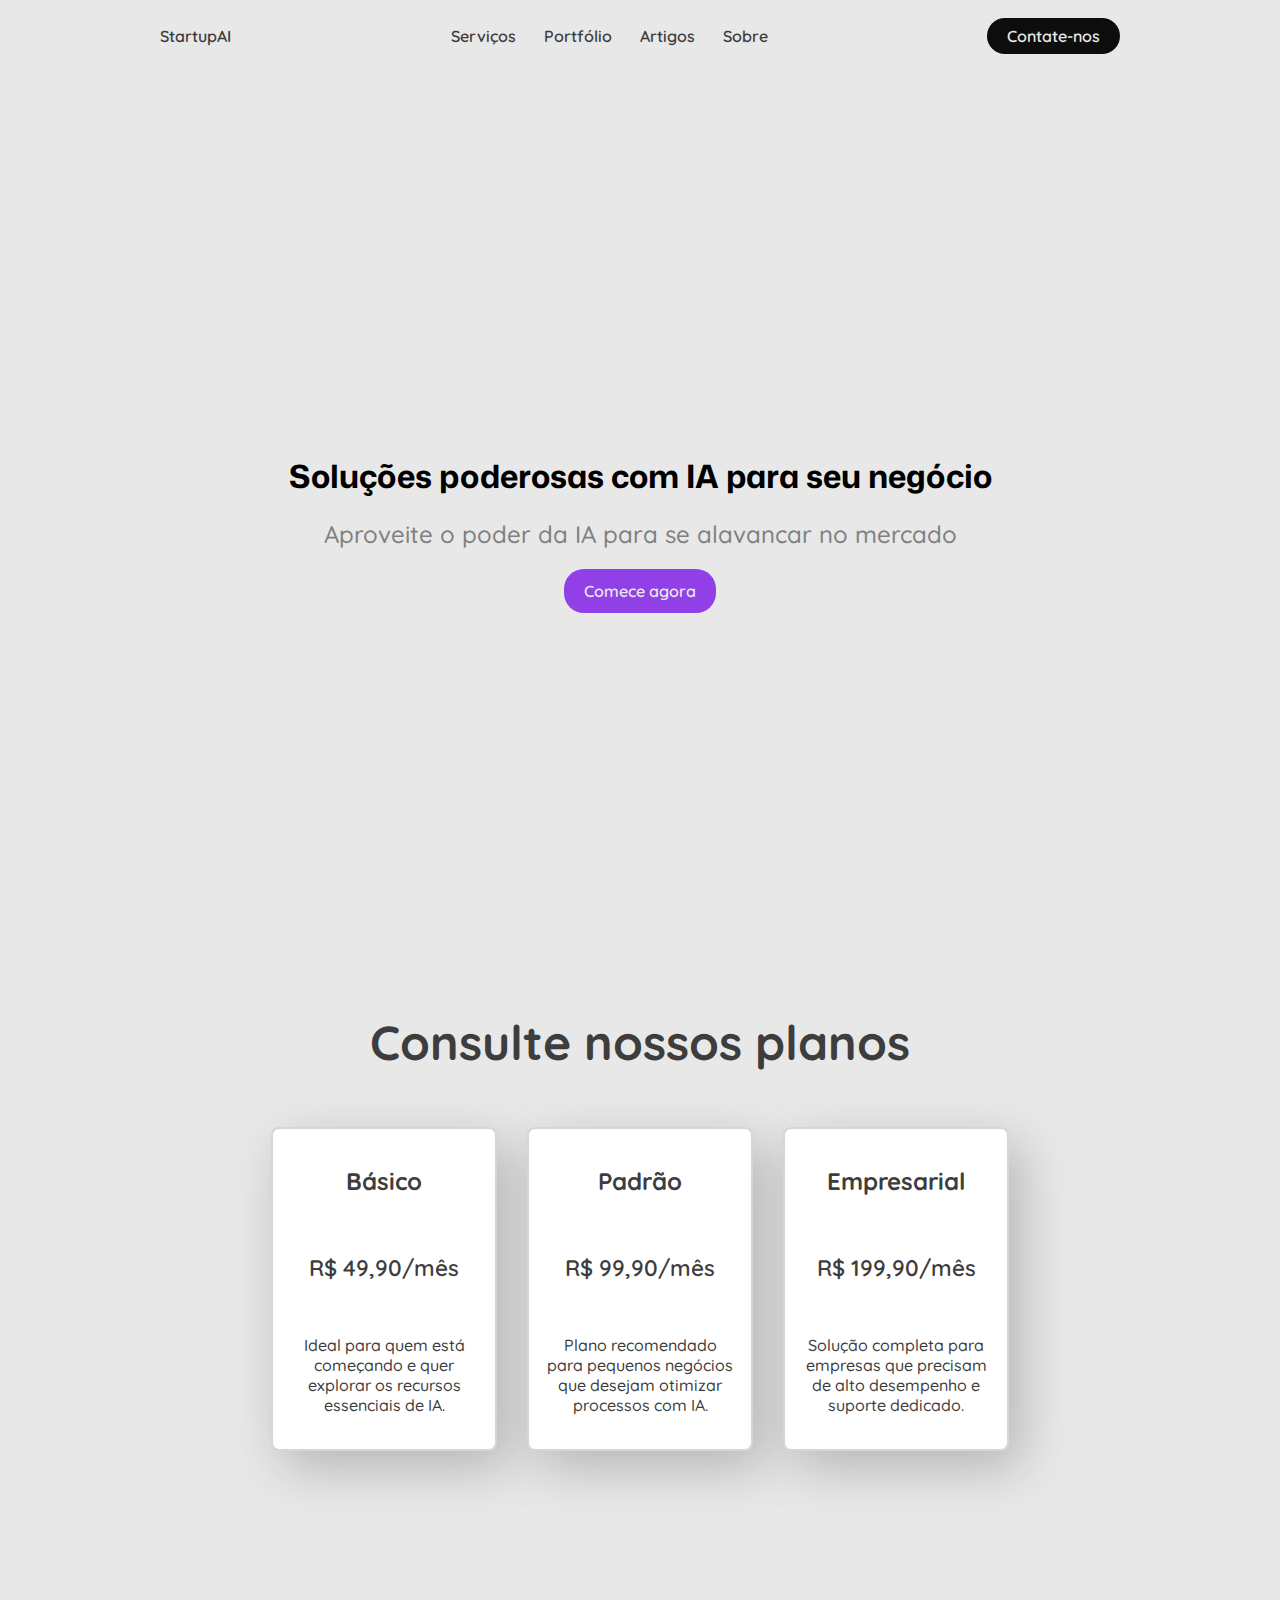
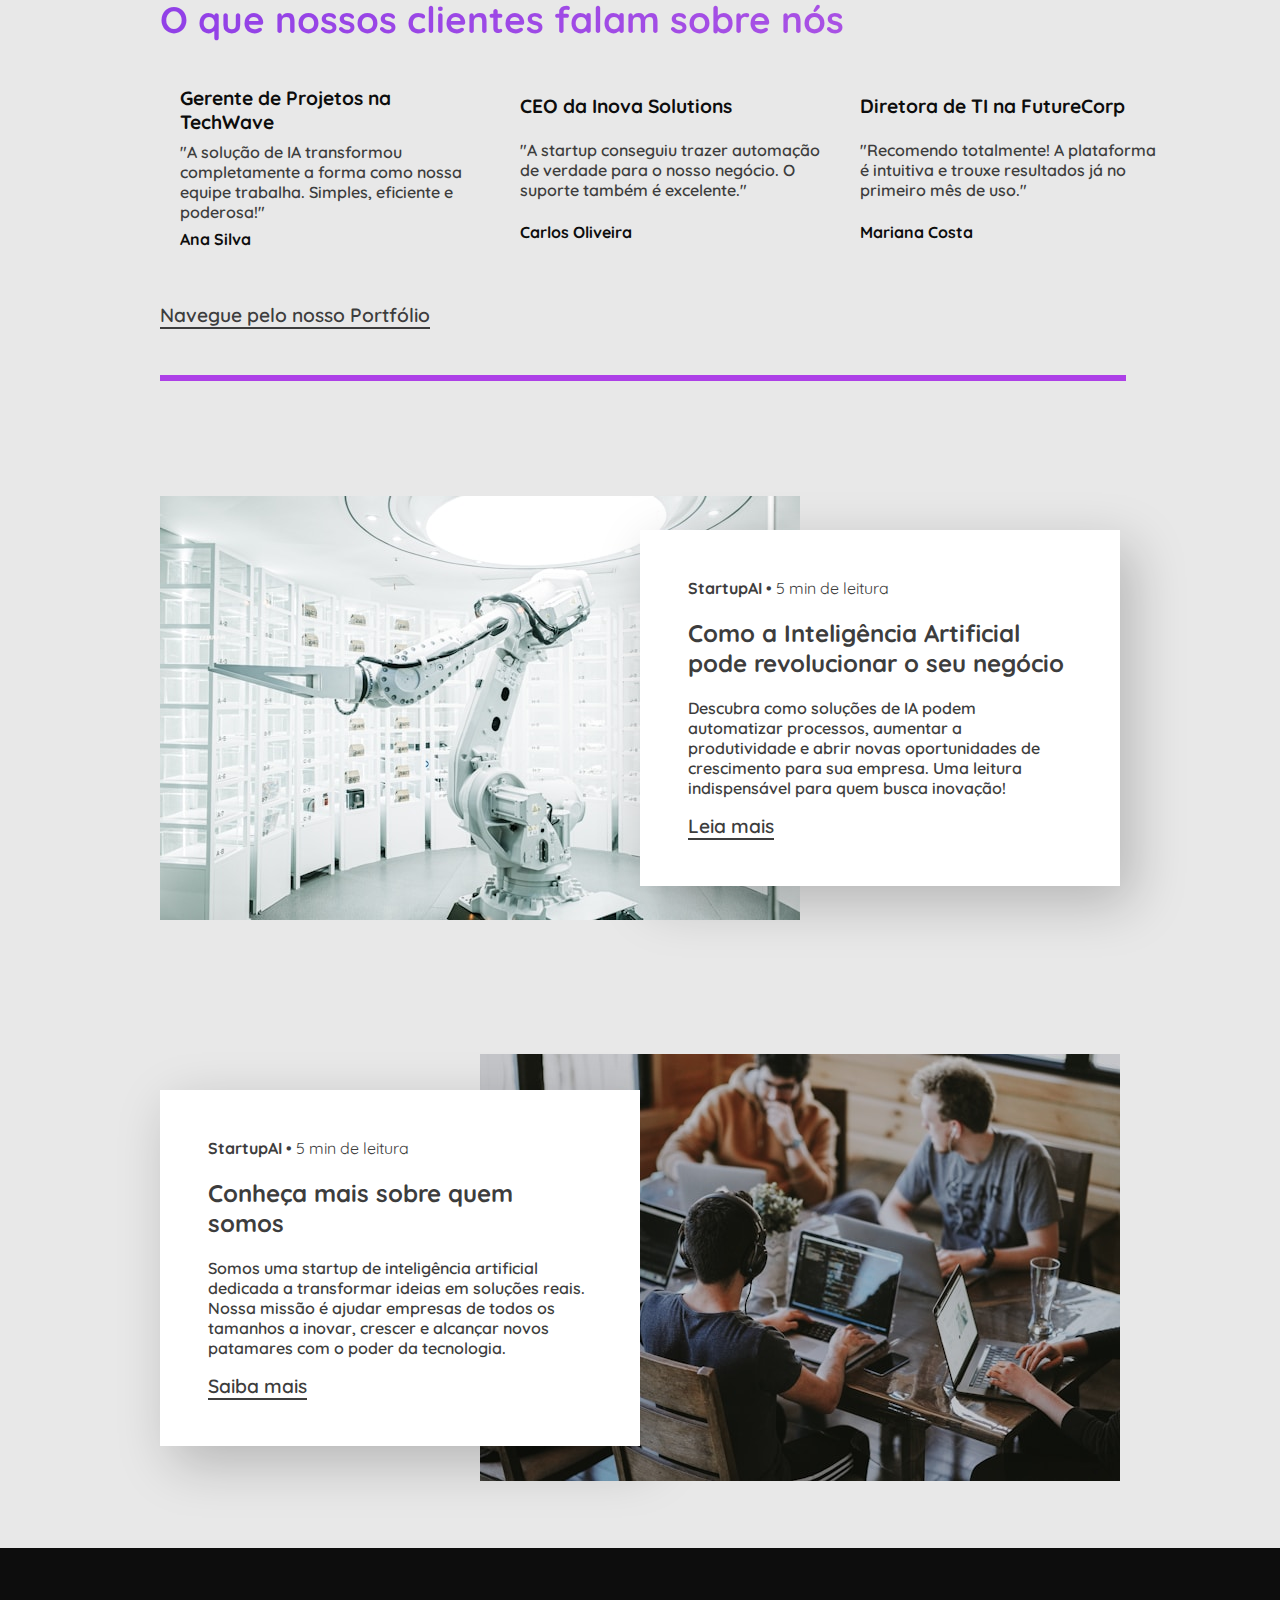
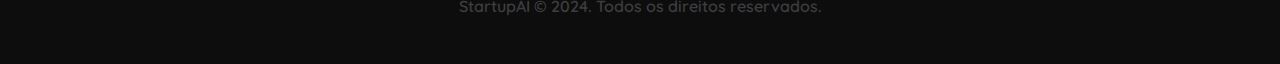
<file: index.html>
<!DOCTYPE html>
<html lang="pt-br">
<head>
    <meta charset="UTF-8">
    <meta name="viewport" content="width=device-width, initial-scale=1.0">
    <link rel="stylesheet" href="style.css">
    <title>Projeto</title>

    <link rel="preconnect" href="https://fonts.googleapis.com">
    <link rel="preconnect" href="https://fonts.gstatic.com" crossorigin>
    <link href="https://fonts.googleapis.com/css2?family=Mona+Sans:ital,wght@0,200..900;1,200..900&family=Quicksand:wght@300..700&display=swap" rel="stylesheet">
</head>
<body>
    <header>
        <nav class="navbar">
            <a href="index.html" class="logo">StartupAI</a>
            <ul class="navbar-items">
                <li class="navbar-item"><a href="services.html">Serviços</a></li>
                <li class="navbar-item"><a href="portfolio.html">Portfólio</a></li>
                <li class="navbar-item"><a href="articles.html">Artigos</a></li>
                <li class="navbar-item"><a href="about-us.html">Sobre</a></li>
            </ul>
            <a href="contact-us.html" class="contact">Contate-nos</a>
        </nav>
    </header>

    <main>
        <section class="hero-section">
            <picture class="hero-section-media">
                <source media="(max-width: 734px)" srcset="">
            </picture>

            <h1 class="hero-section-title">Soluções poderosas com IA para seu negócio</h1>
            <h2 class="hero-section-subtitle">Aproveite o poder da IA para se alavancar no mercado</h2>
            <a href="services.html" class="btn">Comece agora</a>
        </section>

        <section class="pricing-plans">
            <h2 class="pricing-plans-title">Consulte nossos planos</h2>

            <div class="pricing-plan-cards">
                <a href="services.html" class="card">
                    <div class="pricing-plan-card">
                        <h2 class="plan-title">Básico</h2>
                        <p class="plan-price">R$ 49,90/mês</p>
                        <p class="plan-description">Ideal para quem está começando e quer explorar os recursos essenciais de IA.</p>
                    </div>
                </a>
                <a href="services.html" class="card">
                    <div class="pricing-plan-card">
                        <h2 class="plan-title">Padrão</h2>
                        <p class="plan-price">R$ 99,90/mês</p>
                        <p class="plan-description">Plano recomendado para pequenos negócios que desejam otimizar processos com IA.</p>
                    </div>
                </a>
                <a href="services.html" class="card">
                    <div class="pricing-plan-card">
                        <h2 class="plan-title">Empresarial</h2>
                        <p class="plan-price">R$ 199,90/mês</p>
                        <p class="plan-description">Solução completa para empresas que precisam de alto desempenho e suporte dedicado.</p>
                    </div>
                </a>
            </div>
        </section>

        <section class="portfolio-examples">
            <h2 class="portfolio-title">O que nossos clientes falam sobre nós</h2>
            
            <div class="review-cards">
                <div class="review-card">
                    <p class="client-role">Gerente de Projetos na TechWave</p>
                    <p>"A solução de IA transformou completamente a forma como nossa equipe trabalha. Simples, eficiente e poderosa!"</p>
                    <p class="client-name">Ana Silva</p>
                </div>
                <div class="review-card">
                    <p class="client-role">CEO da Inova Solutions</p>
                    <p>"A startup conseguiu trazer automação de verdade para o nosso negócio. O suporte também é excelente."</p>
                    <p class="client-name">Carlos Oliveira</p>
                </div>
                <div class="review-card">
                    <p class="client-role">Diretora de TI na FutureCorp</p>
                    <p>"Recomendo totalmente! A plataforma é intuitiva e trouxe resultados já no primeiro mês de uso."</p>
                    <p class="client-name">Mariana Costa</p>
                </div>
            </div>
            
            <a href="portfolio.html" class="cta-card">Navegue pelo nosso Portfólio</a>
        </section>

        <hr>
        
        <section class="articles">
            <div class="article-card">
                <img style="float: left;" src="images/braco-robotico-unsplash.jpg" alt="Braço robótico operando em ambiente de desenvolvimento tecnológico">
        
                <div class="article-content">
                    <div class="article-content-info">
                        <div class="article-info">
                            <span class="company-name">StartupAI</span> • <span class="reading-time">5 min de leitura</span>
                        </div>
                        <h2 class="article-title">Como a Inteligência Artificial pode revolucionar o seu negócio</h2>
                        <p class="article-description">
                            Descubra como soluções de IA podem automatizar processos, aumentar a produtividade
                            e abrir novas oportunidades de crescimento para sua empresa.
                            Uma leitura indispensável para quem busca inovação!
                        </p>
                    </div>
        
                    <a href="articles.html" class="cta-card">Leia mais</a>
                </div>
            </div>
        </section>

        <section class="about-us">
            <div class="about-card">
                <div class="about-content">
                    <div class="about-info">
                        <div class="article-info">
                            <span class="company-name">StartupAI</span> • <span class="reading-time">5 min de leitura</span>
                        </div>
                        <h2 class="about-title">Conheça mais sobre quem somos</h2>
                        <p class="about-text">
                            Somos uma startup de inteligência artificial dedicada a transformar ideias em soluções reais.
                            Nossa missão é ajudar empresas de todos os tamanhos a inovar, crescer e alcançar novos patamares
                            com o poder da tecnologia.
                        </p>
                    </div>
                    
                    <a href="about-us.html" class="cta-card">Saiba mais</a>
                </div>
                
                <img src="images/equipe.jpg" alt="Equipe da empresa trabalhando em conjunto">
            </div>
        </section>
    </main>

    <footer>
        <p>StartupAI &copy; 2024. Todos os direitos reservados.</p>
    </footer>
</body>
</html>
</file>
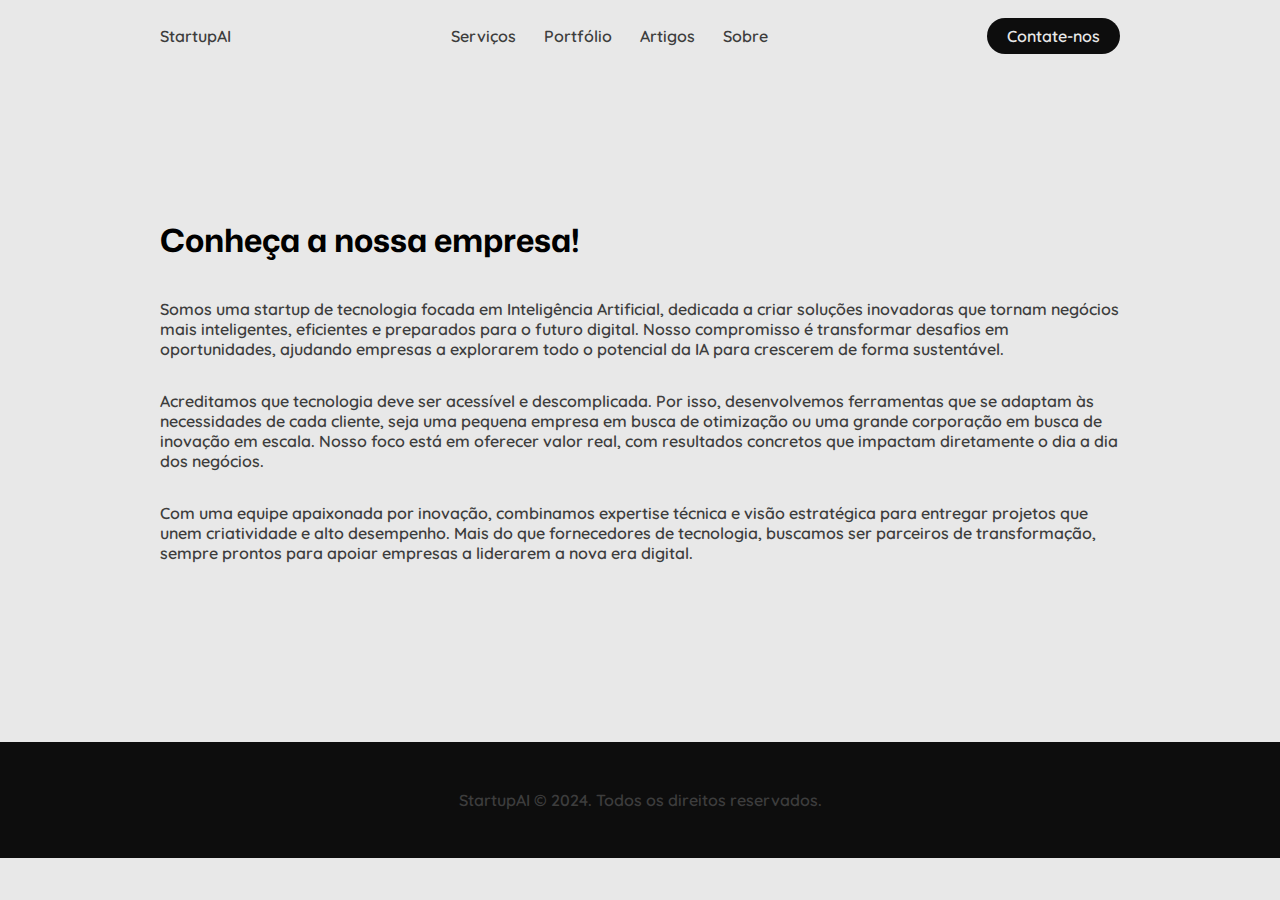
<file: about-us.html>
<!DOCTYPE html>
<html lang="pt-br">
<head>
    <meta charset="UTF-8">
    <meta name="viewport" content="width=device-width, initial-scale=1.0">
    <link rel="stylesheet" href="style.css">
    <title>Sobre</title>

    <link rel="preconnect" href="https://fonts.googleapis.com">
    <link rel="preconnect" href="https://fonts.gstatic.com" crossorigin>
    <link href="https://fonts.googleapis.com/css2?family=Mona+Sans:ital,wght@0,200..900;1,200..900&family=Quicksand:wght@300..700&display=swap" rel="stylesheet">

    <style>
        main {
            height: 70vh;
        }

        h1 {
            font-family: "Mona Sans", sans-serif;
            color: black;
        }

        footer {
            margin-top: 40px;
        }
    </style>
</head>
<body>
    <header>
        <nav class="navbar">
            <a href="index.html" class="logo">StartupAI</a>
            <ul class="navbar-items">
                <li class="navbar-item"><a href="services.html">Serviços</a></li>
                <li class="navbar-item"><a href="portfolio.html">Portfólio</a></li>
                <li class="navbar-item"><a href="articles.html">Artigos</a></li>
                <li class="navbar-item"><a href="about-us.html">Sobre</a></li>
            </ul>
            <a href="contact-us.html" class="contact">Contate-nos</a>
        </nav>
    </header>

    <main>
        <h1>Conheça a nossa empresa!</h1>

        <p>Somos uma startup de tecnologia focada em Inteligência Artificial, dedicada a criar soluções inovadoras que tornam negócios mais inteligentes, eficientes e preparados para o futuro digital. Nosso compromisso é transformar desafios em oportunidades, ajudando empresas a explorarem todo o potencial da IA para crescerem de forma sustentável.</p>

        <p>Acreditamos que tecnologia deve ser acessível e descomplicada. Por isso, desenvolvemos ferramentas que se adaptam às necessidades de cada cliente, seja uma pequena empresa em busca de otimização ou uma grande corporação em busca de inovação em escala. Nosso foco está em oferecer valor real, com resultados concretos que impactam diretamente o dia a dia dos negócios.</p>

        <p>Com uma equipe apaixonada por inovação, combinamos expertise técnica e visão estratégica para entregar projetos que unem criatividade e alto desempenho. Mais do que fornecedores de tecnologia, buscamos ser parceiros de transformação, sempre prontos para apoiar empresas a liderarem a nova era digital.</p>
    </main>
    
    <footer>
        <p>StartupAI &copy; 2024. Todos os direitos reservados.</p>
    </footer>
</body>
</html>
</file>
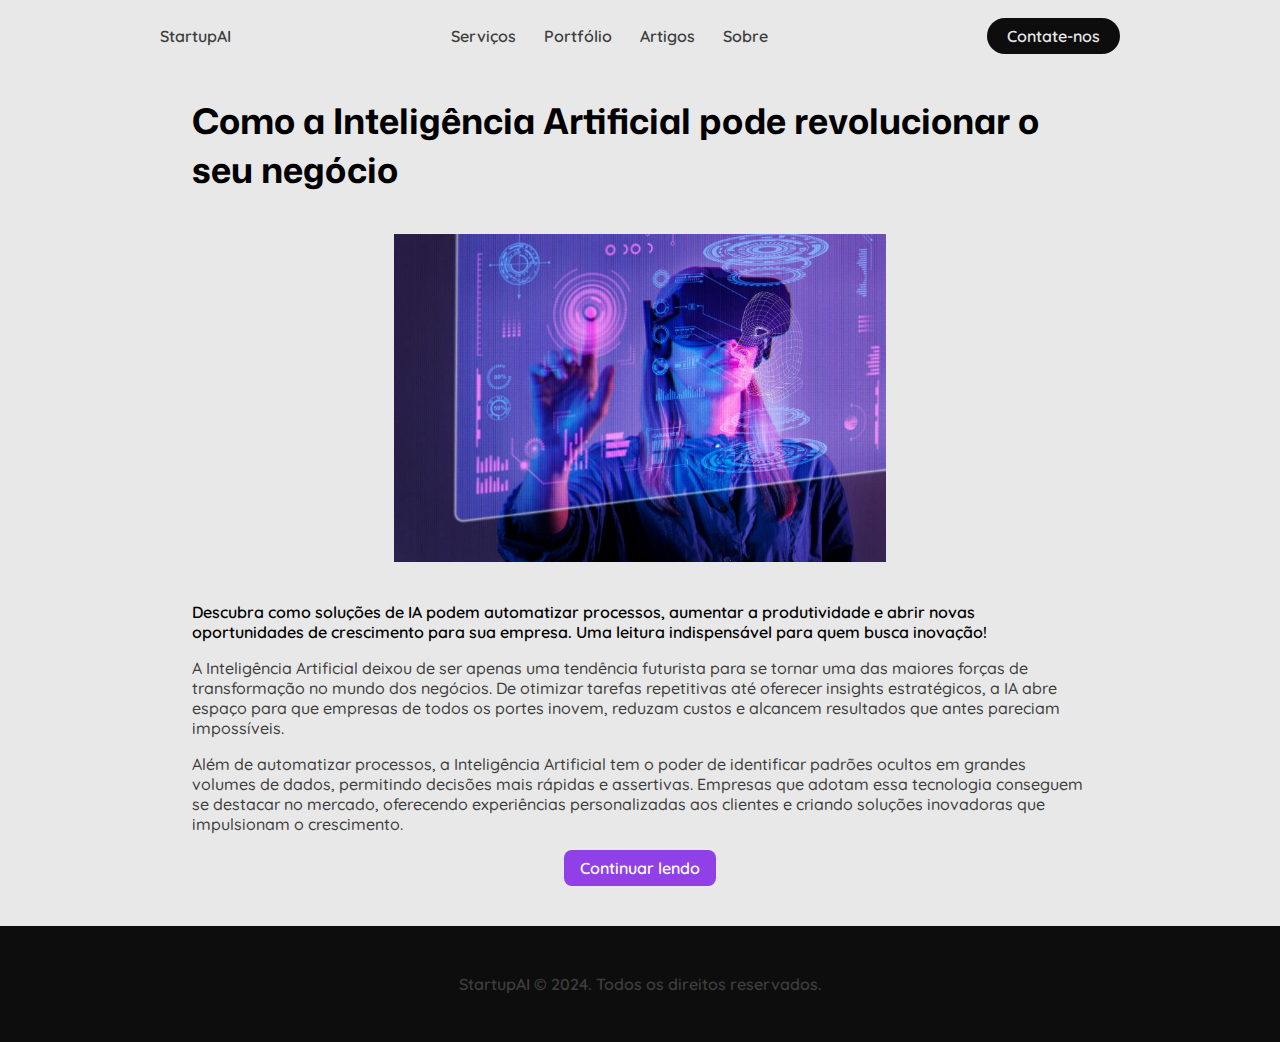
<file: articles.html>
<!DOCTYPE html>
<html lang="pt-br">
<head>
    <meta charset="UTF-8">
    <meta name="viewport" content="width=device-width, initial-scale=1.0">
    <link rel="stylesheet" href="style.css">
    <title>Artigos</title>

    <link rel="preconnect" href="https://fonts.googleapis.com">
    <link rel="preconnect" href="https://fonts.gstatic.com" crossorigin>
    <link href="https://fonts.googleapis.com/css2?family=Mona+Sans:ital,wght@0,200..900;1,200..900&family=Quicksand:wght@300..700&display=swap" rel="stylesheet">

    <style>
        main {
            width: 70%;
        }

        picture {
            display: flex;
            justify-content: center;
            width: 100%;
            margin: 2.5rem 0;
        }

        img {
            width: 55%;
            object-position: center;
            object-fit: cover;
        }

        .article-title {
            font-family: "Mona Sans", sans-serif;
            font-size: 2.2rem;
            color: black;
        }

        .description {
            color: black;
            font-weight: 600;
        }

        article p {
            font-weight: 500;
        }

        .btn-load {
            width: fit-content;
            padding: 8px 16px;
            margin: 0 auto;
            margin-bottom: 20px;
            background-color: #9140e7;
            color: white;
            border-radius: 8px;
            transition: background-color 0.3s;
        }

        .btn-load:hover {
            background-color: #a156f2;
            cursor: pointer;
        }

        footer {
            margin-top: 20px;
        }

    </style>
</head>
<body>
    <header>
        <nav class="navbar">
            <a href="index.html" class="logo">StartupAI</a>
            <ul class="navbar-items">
                <li class="navbar-item"><a href="services.html">Serviços</a></li>
                <li class="navbar-item"><a href="portfolio.html">Portfólio</a></li>
                <li class="navbar-item"><a href="articles.html">Artigos</a></li>
                <li class="navbar-item"><a href="about-us.html">Sobre</a></li>
            </ul>
            <a href="contact-us.html" class="contact">Contate-nos</a>
        </nav>
    </header>
    
    <main>
        <article>
            <h1 class="article-title">Como a Inteligência Artificial pode revolucionar o seu negócio</h1>

            <picture>
                <source media="(max-width: 734px)" srcset="./images/inteligencia-artificial-small.jpg">
                <img src="images/inteligencia-articial.jpg" alt="Moça utilizando um óculos virtual">
            </picture>

            <p class="description">Descubra como soluções de IA podem automatizar processos, aumentar a produtividade
            e abrir novas oportunidades de crescimento para sua empresa. Uma leitura indispensável para quem busca inovação!</p>

            <p>A Inteligência Artificial deixou de ser apenas uma tendência futurista para se tornar uma das maiores forças de transformação no mundo dos negócios. De otimizar tarefas repetitivas até oferecer insights estratégicos, a IA abre espaço para que empresas de todos os portes inovem, reduzam custos e alcancem resultados que antes pareciam impossíveis.</p>
            <p>Além de automatizar processos, a Inteligência Artificial tem o poder de identificar padrões ocultos em grandes volumes de dados, permitindo decisões mais rápidas e assertivas. Empresas que adotam essa tecnologia conseguem se destacar no mercado, oferecendo experiências personalizadas aos clientes e criando soluções inovadoras que impulsionam o crescimento.</p>
        </article>

        <div class="btn-load">Continuar lendo</div>

    </main>

    <footer>
        <p>StartupAI &copy; 2024. Todos os direitos reservados.</p>
    </footer>
</body>
</html>
</file>
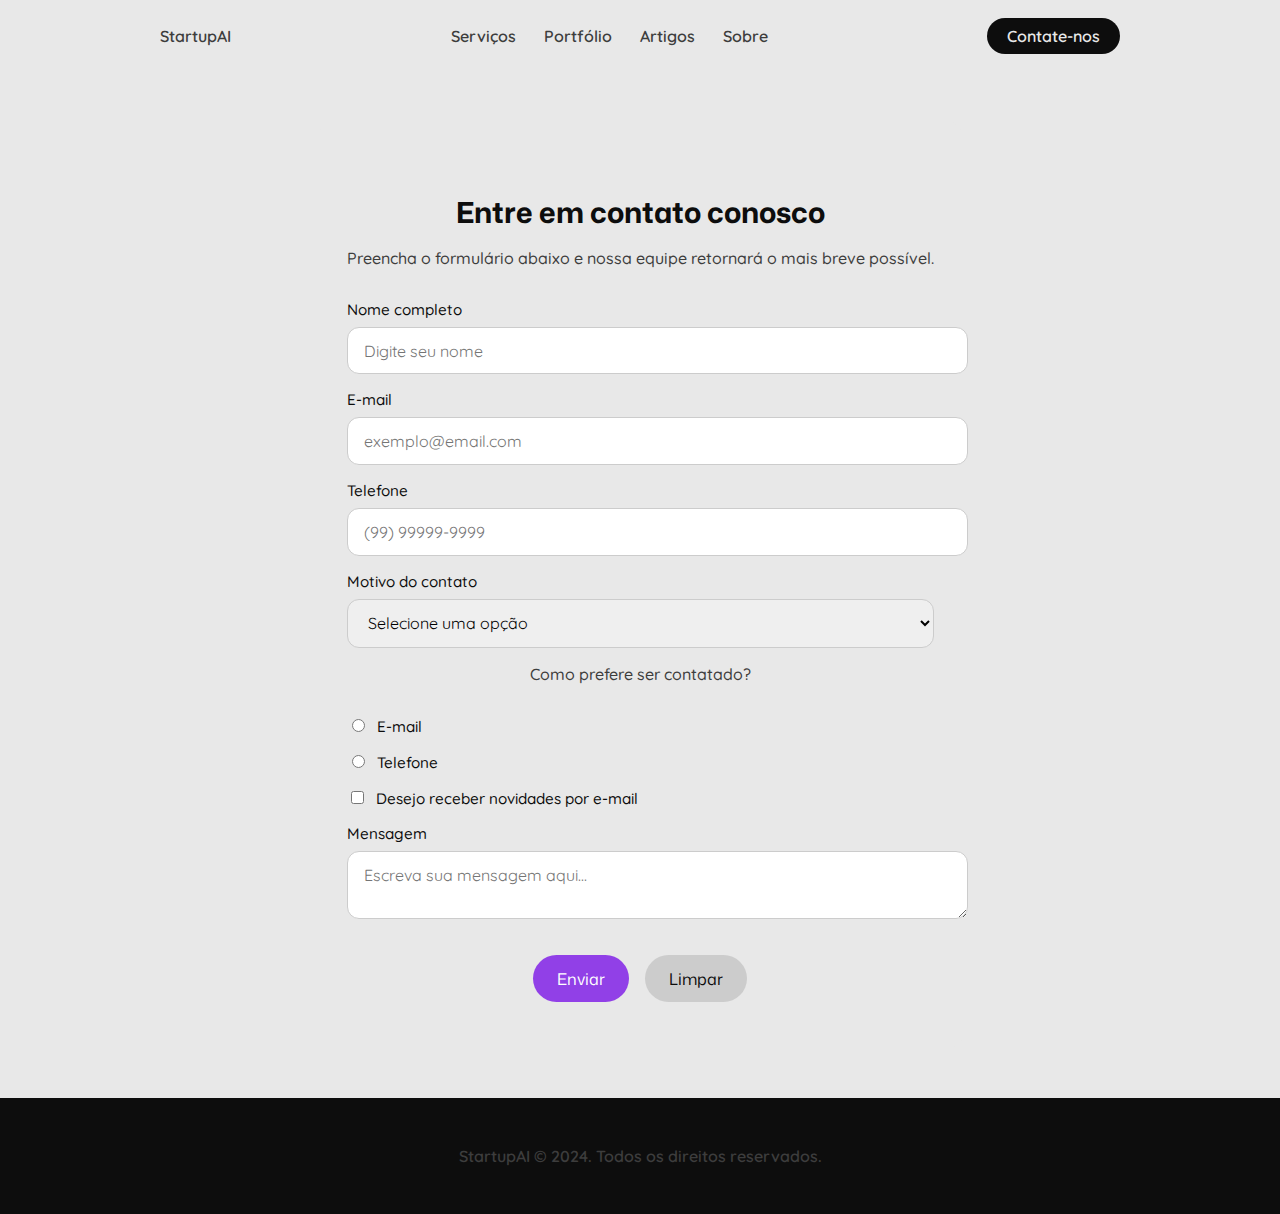
<file: contact-us.html>
<!DOCTYPE html>
<html lang="pt-br">
<head>
    <meta charset="UTF-8">
    <meta name="viewport" content="width=device-width, initial-scale=1.0">
    <link rel="stylesheet" href="style.css">
    <link rel="stylesheet" href="styles/form-style.css">
    <title>Contato</title>

    <link rel="preconnect" href="https://fonts.googleapis.com">
    <link rel="preconnect" href="https://fonts.gstatic.com" crossorigin>
    <link href="https://fonts.googleapis.com/css2?family=Mona+Sans:ital,wght@0,200..900;1,200..900&family=Quicksand:wght@300..700&display=swap" rel="stylesheet">
</head>
<body>
    <header>
        <nav class="navbar">
            <a href="index.html" class="logo">StartupAI</a>
            <ul class="navbar-items">
                <li class="navbar-item"><a href="services.html">Serviços</a></li>
                <li class="navbar-item"><a href="portfolio.html">Portfólio</a></li>
                <li class="navbar-item"><a href="articles.html">Artigos</a></li>
                <li class="navbar-item"><a href="about-us.html">Sobre</a></li>
            </ul>
            <a href="contact-us.html" class="contact">Contate-nos</a>
        </nav>
    </header>

    <main>
        <section class="contact-form">
        <h2>Entre em contato conosco</h2>
        <p>Preencha o formulário abaixo e nossa equipe retornará o mais breve possível.</p>

        <form action="contact.html" method="POST">
            <!-- Nome -->
            <label for="name">Nome completo</label>
            <input type="text" id="name" name="name" placeholder="Digite seu nome" required minlength="3">

            <!-- Email -->
            <label for="email">E-mail</label>
            <input type="email" id="email" name="email" placeholder="exemplo@email.com" required>

            <!-- Telefone -->
            <label for="phone">Telefone</label>
            <input type="tel" id="phone" name="phone" placeholder="(99) 99999-9999" 
                pattern="\(\d{2}\)\s\d{5}-\d{4}" required>

            <!-- Motivo do contato -->
            <label for="subject">Motivo do contato</label>
            <select id="subject" name="subject" required>
                <option value="">Selecione uma opção</option>
                <option value="support">Suporte técnico</option>
                <option value="partnership">Parcerias</option>
                <option value="sales">Solicitar orçamento</option>
                <option value="other">Outros</option>
            </select>

            <!-- Preferência de contato -->
            <p>Como prefere ser contatado?</p>
            <label>
                <input type="radio" name="contact_pref" value="email" required>
                E-mail
            </label>
            <label>
                <input type="radio" name="contact_pref" value="phone">
                Telefone
            </label>

            <!-- Newsletter -->
            <label>
                <input type="checkbox" name="newsletter">
                Desejo receber novidades por e-mail
            </label>

            <!-- Mensagem -->
            <label for="message">Mensagem</label>
            <textarea id="message" name="message" placeholder="Escreva sua mensagem aqui..." 
                    required minlength="10"></textarea>

            <!-- Botões -->
            <div class="form-buttons">
                <button type="submit">Enviar</button>
                <button type="reset">Limpar</button>
            </div>
        </form>
    </section>
    </main>
    
    <footer>
        <p>StartupAI &copy; 2024. Todos os direitos reservados.</p>
    </footer>
</body>
</html>
</file>
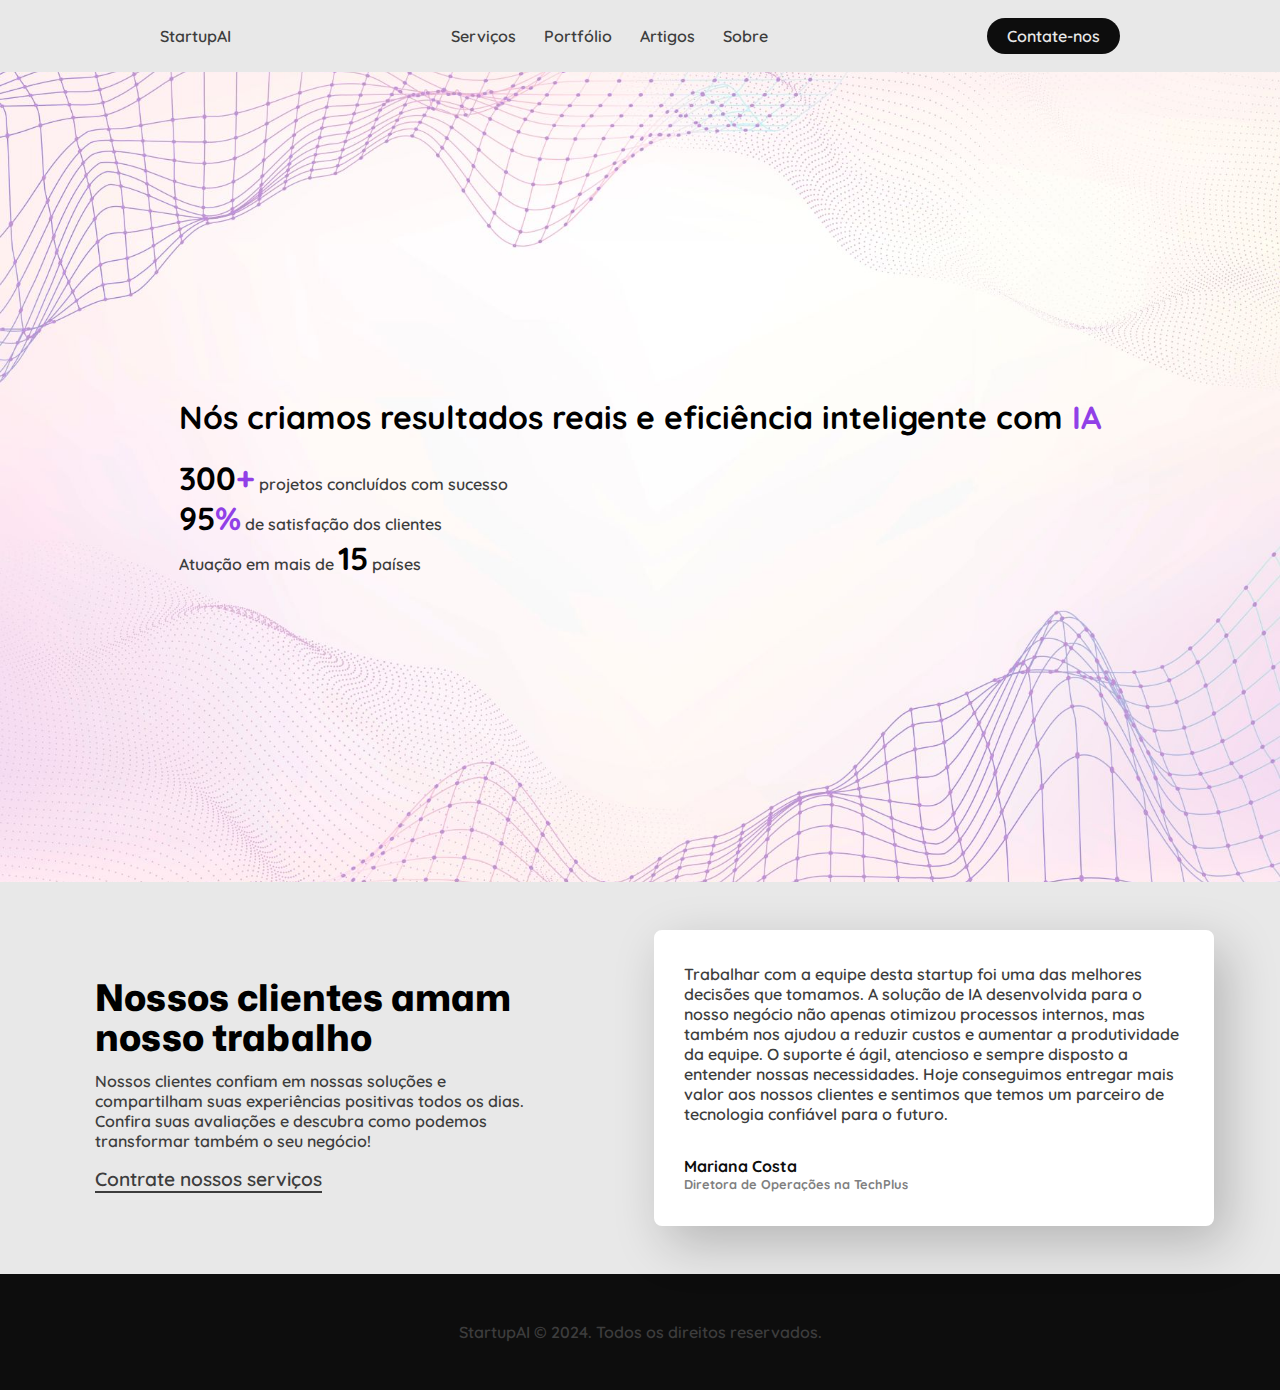
<file: portfolio.html>
<!DOCTYPE html>
<html lang="pt-br">
<head>
    <meta charset="UTF-8">
    <meta name="viewport" content="width=device-width, initial-scale=1.0">
    <link rel="stylesheet" href="style.css">
    <title>Portfolio</title>

    <link rel="preconnect" href="https://fonts.googleapis.com">
    <link rel="preconnect" href="https://fonts.gstatic.com" crossorigin>
    <link href="https://fonts.googleapis.com/css2?family=Mona+Sans:ital,wght@0,200..900;1,200..900&family=Quicksand:wght@300..700&display=swap" rel="stylesheet">

    <style>
        main {
            width: 100%;
        }

        h1 {
            color: black;
        }

        em {
            color: #9140e7;
            font-style: normal;
        }

        .portfolio-introduction {
            display: flex;
            flex-direction: column;
            justify-content: center;
            align-items: flex-start;
            height: 90vh;
            background: url("./images/rede-neural-branco-big.jpg") no-repeat center center/cover;
        }

        .portfolio-introduction-content {
            display: flex;
            flex-direction: column;
            justify-content: center;
            margin: 0 auto;
        }

        .portfolio-introduction > h1 {
            font-family: "Mona Sans", sans-serif;
            text-transform: capitalize;
            font-size: 2.5rem;
            max-width: 500px;
        }

        .info-data {
            color: black;
            font-size: 2rem;
            font-weight: 700;
        }

        .client-reviews {
            display: flex;
            justify-content: space-around;
            padding: 48px 26px;
        }

        .client-reviews-text {
            display: flex;
            flex-direction: column;
            width: 450px;
            height: fit-content;
            padding: 16px 28px;
        }

        .client-reviews-text h2 {
            font: 800 2.3rem "Mona Sans";
            color: black;
            line-height: 2.5rem;
        }

        .client-reviews-text p {
            margin-top: -16px;
        }

        .review-container {
            display: flex;
            flex-direction: column;
            flex-wrap: wrap;
            height: fit-content;
            width: 500px;
            padding: 16px 28px;
            background-color: white;
            border-radius: 8px;
            border: 2px solid rgb(255, 255, 255);
            box-shadow: 12px 17px 51px rgba(0, 0, 0, 0.22);
        }

        .client-role {
            display: block;
            font-size: .8rem;
            color: gray;
        }

        picture {
            display: flex;
            justify-content: center;
            width: 100%;
            margin: -5rem 0;
            z-index: -1;
        }

        img {
            width: 100%;
            object-position: center;
            object-fit: cover;
        }

    </style>
</head>
<body>
    <header>
        <nav class="navbar">
            <a href="index.html" class="logo">StartupAI</a>
            <ul class="navbar-items">
                <li class="navbar-item"><a href="services.html">Serviços</a></li>
                <li class="navbar-item"><a href="portfolio.html">Portfólio</a></li>
                <li class="navbar-item"><a href="articles.html">Artigos</a></li>
                <li class="navbar-item"><a href="about-us.html">Sobre</a></li>
            </ul>
            <a href="contact-us.html" class="contact">Contate-nos</a>
        </nav>
    </header>

    <main>
        <section class="portfolio-introduction">
            <div class="portfolio-introduction-content">
                <h1>Nós criamos resultados reais e eficiência inteligente com <em>IA</em></h1>
                <div class="portfolio-info">
                    <div class="info-card"><span class="info-data">300<em>+</em></span> projetos concluídos com sucesso</div>
                    <div class="info-card"><span class="info-data">95<em>%</em></span> de satisfação dos clientes</div>
                    <div class="info-card">Atuação em mais de <span class="info-data">15</span> países</div>
                </div>
            </div>
        </section>

        <section class="client-reviews">
            <div class="client-reviews-text">
                <h2>Nossos clientes amam nosso trabalho</h2>
                <p>Nossos clientes confiam em nossas soluções e compartilham suas experiências positivas todos os dias. Confira suas avaliações e descubra como podemos transformar também o seu negócio!</p>
                <a href="#" class="cta-card">Contrate nossos serviços</a>
            </div>

            <div class="review-container">
                <p class="review">Trabalhar com a equipe desta startup foi uma das melhores decisões que tomamos. A solução de IA desenvolvida para o nosso negócio não apenas otimizou processos internos, mas também nos ajudou a reduzir custos e aumentar a produtividade da equipe. O suporte é ágil, atencioso e sempre disposto a entender nossas necessidades. Hoje conseguimos entregar mais valor aos nossos clientes e sentimos que temos um parceiro de tecnologia confiável para o futuro.</p>
                <p><span class="client-name">Mariana Costa</span> <span class="client-role">Diretora de Operações na TechPlus</span></p>
            </div>
        </section>
    </main>

    <footer>
        <p>StartupAI &copy; 2024. Todos os direitos reservados.</p>
    </footer>
</body>
</html>
</file>
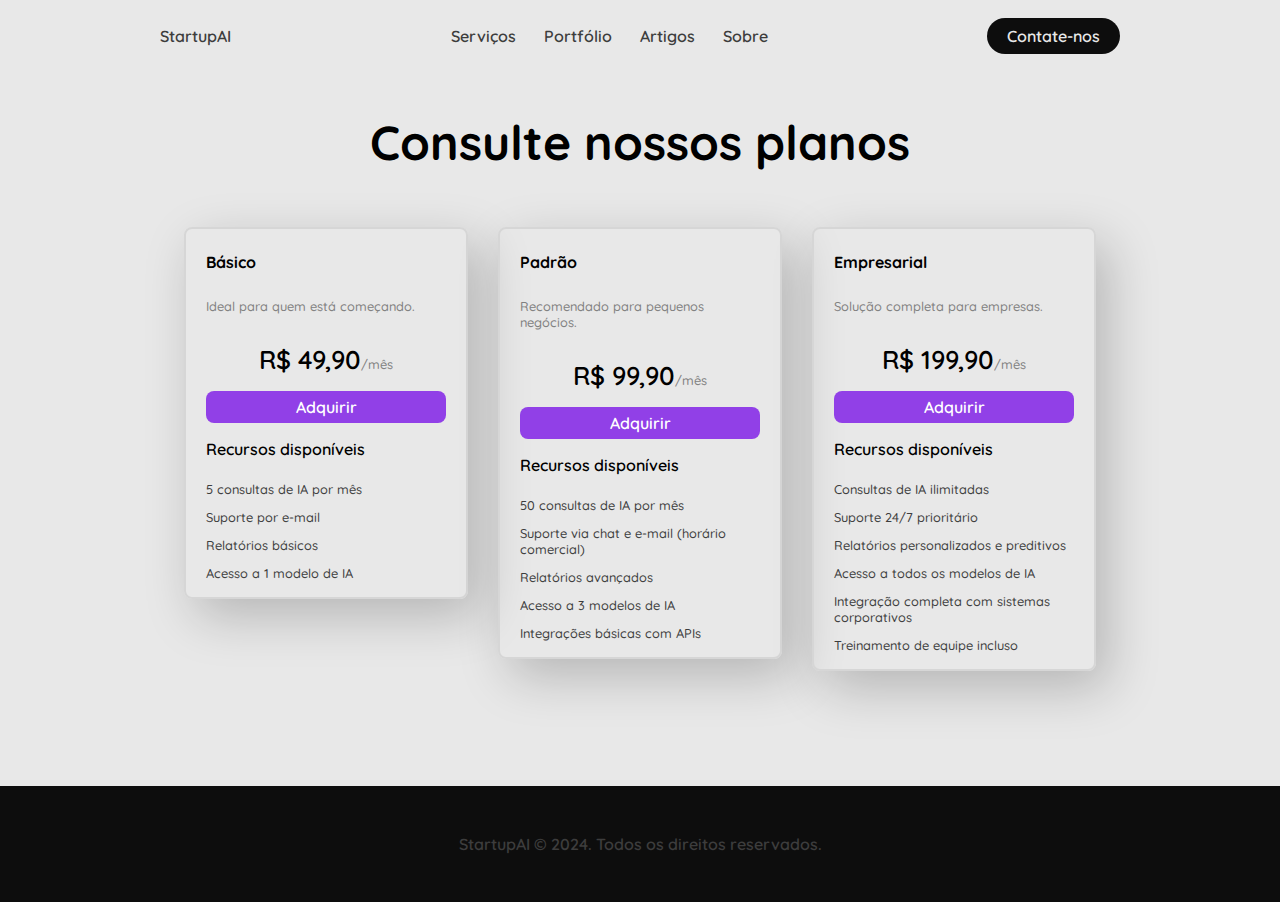
<file: services.html>
<!DOCTYPE html>
<html lang="pt-br">
<head>
    <meta charset="UTF-8">
    <meta name="viewport" content="width=device-width, initial-scale=1.0">
    <link rel="stylesheet" href="style.css">
    <title>Serviços</title>

    <link rel="preconnect" href="https://fonts.googleapis.com">
    <link rel="preconnect" href="https://fonts.gstatic.com" crossorigin>
    <link href="https://fonts.googleapis.com/css2?family=Oswald:wght@200..700&family=Quicksand:wght@300..700&display=swap" rel="stylesheet">

    <style>
        hr {
            border-width: 1px;
            margin: 8px 0;
        }

        ul {
            margin: 0;
            padding: 0;
        }

        .pricing-plan-card {
            text-align: left;
        }

        .pricing-plans-title {
            color: black;
        }

        .pricing-plans {
            display: flex;
            flex-direction: column;
            align-items: center;
        }

        .pricing-plan-cards {
            display: flex;
            justify-content: center;
        }

        .container {
            width: 25%;
            height: fit-content;
            padding: 10px 20px;
            margin: 15px;
            border-radius: 8px;
            border: 2px solid rgb(214, 214, 214);
            box-shadow: 12px 17px 51px rgba(0, 0, 0, 0.22);
        }

        .pricing-plan-card {
            display: flex;
            flex-direction: column;
            justify-content: space-around;
            height: fit-content;
        }

        .pricing-plan-card-list-title {
            color: black;
            font-size: 1rem;
            font-weight: 600
        }

        .pricing-plan-card-list {
            font-size: .8rem;
            font-weight: 500;
        }

        .pricing-plan-card-list li {
            padding: 6px 0;
        }

        .plan-title {
            color: black;
            font-weight: 700;
            font-size: 1rem;
        }

        .plan-price {
            color: black;
            font-size: 1.6em;
            margin: 16px auto;
        }

        .plan-price span {
            color: gray;
            font-size: .8rem;
            font-weight: 500;
        }

        .plan-description {
            color: gray;
            font-size: .8em;
            font-weight: 500;
        }

        .cta-pricing-plan {
            text-align: center;
            background-color: #9140e7;
            color: white;
            padding: 6px;
            border-radius: 8px;
            transition: 0.3s;
        }

        .cta-pricing-plan:hover {
            background-color: #a156f2;
        }
    </style>
</head>
<body>
    <header>
        <nav class="navbar">
            <a href="index.html" class="logo">StartupAI</a>
            <ul class="navbar-items">
                <li class="navbar-item"><a href="services.html">Serviços</a></li>
                <li class="navbar-item"><a href="portfolio.html">Portfólio</a></li>
                <li class="navbar-item"><a href="articles.html">Artigos</a></li>
                <li class="navbar-item"><a href="about-us.html">Sobre</a></li>
            </ul>
            <a href="contact-us.html" class="contact">Contate-nos</a>
        </nav>
    </header>

    <main>
        <section class="pricing-plans">
            <h2 class="pricing-plans-title">Consulte nossos planos</h2>
            <div class="pricing-plan-cards">
                    <div class="pricing-plan-card container">
                        <h2 class="plan-title">Básico</h2>
                        <p class="plan-description">Ideal para quem está começando.</p>
                        <p class="plan-price">R$ 49,90<span>/mês</span></p>

                        <a href="#" class="cta-pricing-plan">Adquirir</a>

                        <p class="pricing-plan-card-list-title">Recursos disponíveis</p>
                        <ul class="pricing-plan-card-list">
                            <li>5 consultas de IA por mês</li>
                            <li>Suporte por e-mail</li>
                            <li>Relatórios básicos</li>
                            <li>Acesso a 1 modelo de IA</li>
                        </ul>
                    </div>
                    <div class="pricing-plan-card container">
                        <h2 class="plan-title">Padrão</h2>
                        <p class="plan-description">Recomendado para pequenos negócios.</p>
                        <p class="plan-price">R$ 99,90<span>/mês</span></p>
                        
                        <a href="#" class="cta-pricing-plan">Adquirir</a>

                        <p class="pricing-plan-card-list-title">Recursos disponíveis</p>
                        <ul class="pricing-plan-card-list">
                            <li>50 consultas de IA por mês</li>
                            <li>Suporte via chat e e-mail (horário comercial)</li>
                            <li>Relatórios avançados</li>
                            <li>Acesso a 3 modelos de IA</li>
                            <li>Integrações básicas com APIs</li>
                        </ul>
                    </div>
                    <div class="pricing-plan-card container">
                        <h2 class="plan-title">Empresarial</h2>
                        <p class="plan-description">Solução completa para empresas.</p>
                        <p class="plan-price">R$ 199,90<span>/mês</span></p>
                        
                        <a href="#" class="cta-pricing-plan">Adquirir</a>
                        
                        <p class="pricing-plan-card-list-title">Recursos disponíveis</p>
                        <ul class="pricing-plan-card-list">
                            <li>Consultas de IA ilimitadas</li>
                            <li>Suporte 24/7 prioritário</li>
                            <li>Relatórios personalizados e preditivos</li>
                            <li>Acesso a todos os modelos de IA</li>
                            <li>Integração completa com sistemas corporativos</li>
                            <li>Treinamento de equipe incluso</li>
                        </ul>
                    </div>
            </div>
        </section>
    </main>

    <footer>
    <p>StartupAI &copy; 2024. Todos os direitos reservados.</p>
    </footer>
</body>
</html>
</file>
<file: style.css>
:root {
    --font-family-primary: "Quicksand", sans-serif;
    --font-family-secundary: "Mona Sans", sans-serif;
    --color-bg-white: #e8e8e8;
    --color-text-black: #0D0D0D;
    --color-text-gray: rgb(61, 61, 61);
    --color-purple-link-hover: #a156f2;
    --color-purple-button: #9140e7;
}

body {
    background-color: var(--color-bg-white);
    color: var(--color-text-gray);
    font-family: var(--font-family-primary);
    font-weight: 600;
    margin: auto;
}

a {
    text-decoration: none;
    color: inherit;
}

ul {
    list-style: none;
}

hr {
    border: 3px solid #ad40e7;
    margin: 48px auto;
    width: 100%;
}

main {
    display: flex;
    flex-direction: column;
    justify-content: center;
    width: 75%;
    margin: auto;
}

/* Header */

.navbar {
    display: flex;
    justify-content: space-between;
    align-items: center;
    height: 4.5rem;
    width: 75%;
    margin: 0 auto;
    transition: color 0.3s;
}

.navbar a:hover {
    color: var(--color-purple-link-hover);
}

.navbar-items {
    padding: 0;
    margin: 0;
}

.navbar-item {
    display: inline;
    margin: 0 12px;
}

.contact {
    background-color: var(--color-text-black);
    color: var(--color-bg-white);
    border-radius: 20px;
    padding: 8px 20px;
    transition: background-color 0.3s, color 0.3s;
}

a.contact:hover {
    background-color: var(--color-text-gray);
    color: var(--color-bg-white);
}

/* Hero Section*/

.hero-section {
    display: flex;
    flex-direction: column;
    justify-content: center;
    align-items: center;
    height: 100vh;
    text-align: center;
}

.hero-section-title {
    font-family: var(--font-family-secundary);
    font-size: 2em;
    color: black;
}

.hero-section-subtitle {
    font-weight: 500;
    margin-top: 0;
    color: gray;
}
 
.btn {
    background-color: var(--color-purple-button);
    color: var(--color-bg-white);
    border-radius: 20px;
    padding: 12px 20px;
    transition: background-color 0.3s;
}

.btn:hover {
    background-color: var(--color-purple-link-hover);
}

/* Financial Plans */

.pricing-plans-title {
    font-size: 3em;
}

.pricing-plans {
    display: flex;
    flex-direction: column;
    align-items: center;
    margin-bottom: 100px;
}

.pricing-plan-cards {
    display: flex;
    justify-content: center;
}

.card {
    width: 20%;
    height: 300px;
    padding: 10px 15px;
    margin: 15px;
    background-color: white;
    text-align: center;
    border-radius: 8px;
    border: 2px solid rgb(214, 214, 214);
    box-shadow: 12px 17px 51px rgba(0, 0, 0, 0.22);
    transition: background 0.3s, boder-color 0.3s, color 0.3s;
}

.card:hover {
    background: linear-gradient(to bottom, var(--color-purple-button), #ad40e7);
    border-color: var(--color-purple-button);
    color: var(--color-bg-white);
}

.pricing-plan-card {
    display: flex;
    flex-direction: column;
    justify-content: space-around;
    height: 100%;
}

.plan-price {
    font-size: 1.4em;
}

.plan-description {
    font-weight: 500;
}

/* Portfolio Examples */

.portfolio-examples {
    height: fit-content;
}

.portfolio-title {
    font-size: 2.3em;
    background: linear-gradient(to right, var(--color-purple-button), #b258e3);
    background-clip: text;
    color: transparent;
}

.review-cards {
    display: grid;
    grid-template-columns: repeat(3, 1fr);
}

.review-card {
    display: flex;
    flex-direction: column;
    justify-content: space-around;
    width: 300px;
    height: 170px;
    padding: 10px 20px;
    margin-bottom: 40px;
    border-radius: 8px;
}

.client-name, .client-role {
    color: var(--color-text-black);
    font-weight: 700;
}

.client-role {
    font-size: 1.2em;
}

.review-card > p, .client-name, .client-role {
    margin: 0;
}

.cta-card {
    border-bottom: 2px solid var(--color-text-gray);
    font-size: 1.2em;
    width: fit-content;
    transition: color 0.3s;
}

.cta-card:hover {
    color: black;
    border-color: black;
}

/* Articles */

.article-card, .about-card {
    position: relative;
    display: flex;
    align-items: center;
    margin: 7% 0;
}

.article-content, .about-content {
    position: absolute;
    width: 40%;
    padding: 3rem;
    margin: 0 auto;
    background-color: white;
    box-shadow: 12px 17px 51px rgba(0, 0, 0, 0.22);
}

.company-name {
    font-weight: 700;
}

.reading-time {
    font-weight: 400;
}

/* Article */
.article-content {
    right: 0;
}

/* About Us */

.about-card {
    flex-direction: row-reverse;
}

.about-content {
    left: 0;
}

/* Footer */

footer {
    padding: 2rem;
    background-color: #0D0D0D;
    text-align: center;
}
</file>
<file: styles/form-style.css>
:root {
    --font-family-primary: "Quicksand", sans-serif;
    --font-family-secundary: "Mona Sans", sans-serif;
    --color-bg-white: #e8e8e8;
    --color-text-black: #0D0D0D;
    --color-text-gray: rgb(61, 61, 61);
    --color-purple-link-hover: #a156f2;
    --color-purple-button: #9140e7;
}

/* Fomulário de Contato */
.contact-form {
    font-family: var(--font-family-primary);
    background-color: var(--color-bg-white);
    padding: 3rem 2rem;
    border-radius: 1.5rem;
    max-width: 600px;
    margin: 3rem auto;
}

.contact-form h2 {
    font-family: var(--font-family-secundary);
    font-size: 1.8rem;
    color: var(--color-text-black);
    margin-bottom: 0.5rem;
    text-align: center;
}

.contact-form p {
    color: var(--color-text-gray);
    text-align: center;
    margin-bottom: 2rem;
}

/* Inputs e Textarea */
.contact-form label {
    display: block;
    font-size: 0.95rem;
    font-weight: 500;
    color: var(--color-text-black);
    margin: 1rem 0 0.5rem;
}

.contact-form input,
.contact-form select,
.contact-form textarea {
    width: 100%;
    padding: 0.8rem 1rem;
    border: 1px solid #ccc;
    border-radius: 0.75rem;
    font-family: var(--font-family-primary);
    font-size: 1rem;
    transition: border-color 0.3s, box-shadow 0.3s;
}

.contact-form input:focus,
.contact-form select:focus,
.contact-form textarea:focus {
    outline: none;
    border-color: var(--color-purple-button);
    box-shadow: 0 0 6px rgba(145, 64, 231, 0.4);
}

/* Radio e Checkbox */
.contact-form input[type="radio"],
.contact-form input[type="checkbox"] {
    width: auto;
    margin-right: 0.5rem;
    accent-color: var(--color-purple-button);
}

.contact-form p {
    margin-top: 1rem;
    font-weight: 500;
}

/* Botões */
.form-buttons {
    display: flex;
    justify-content: center;
    gap: 1rem;
    margin-top: 2rem;
}

.form-buttons button {
    padding: 0.8rem 1.5rem;
    border: none;
    border-radius: 2rem;
    font-size: 1rem;
    font-family: var(--font-family-secundary);
    cursor: pointer;
    transition: background-color 0.3s, transform 0.2s;
}

/* Botão enviar */
.form-buttons button[type="submit"] {
    background-color: var(--color-purple-button);
    color: #fff;
}

.form-buttons button[type="submit"]:hover {
    background-color: var(--color-purple-link-hover);
    transform: translateY(-2px);
}

/* Botão reset */
.form-buttons button[type="reset"] {
    background-color: #ccc;
    color: var(--color-text-black);
}

.form-buttons button[type="reset"]:hover {
    background-color: #bbb;
    transform: translateY(-2px);
}
</file>
